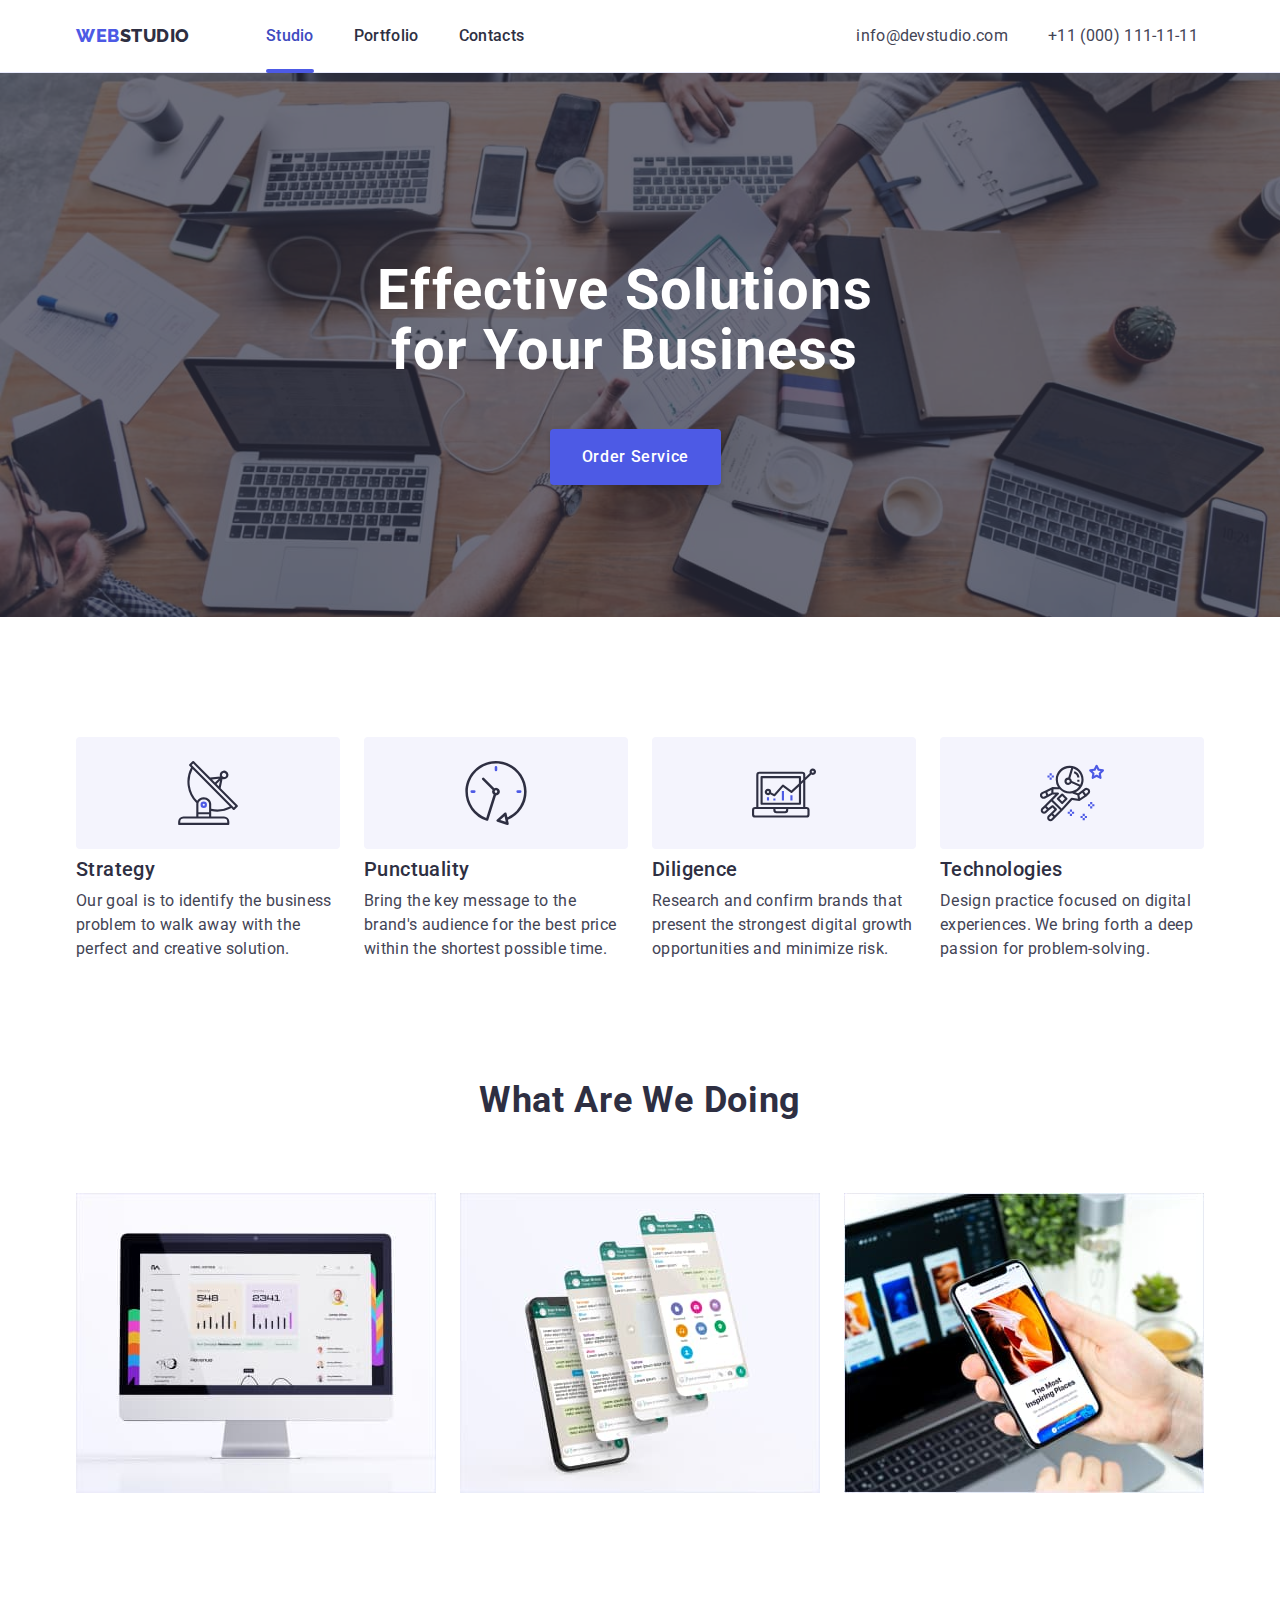
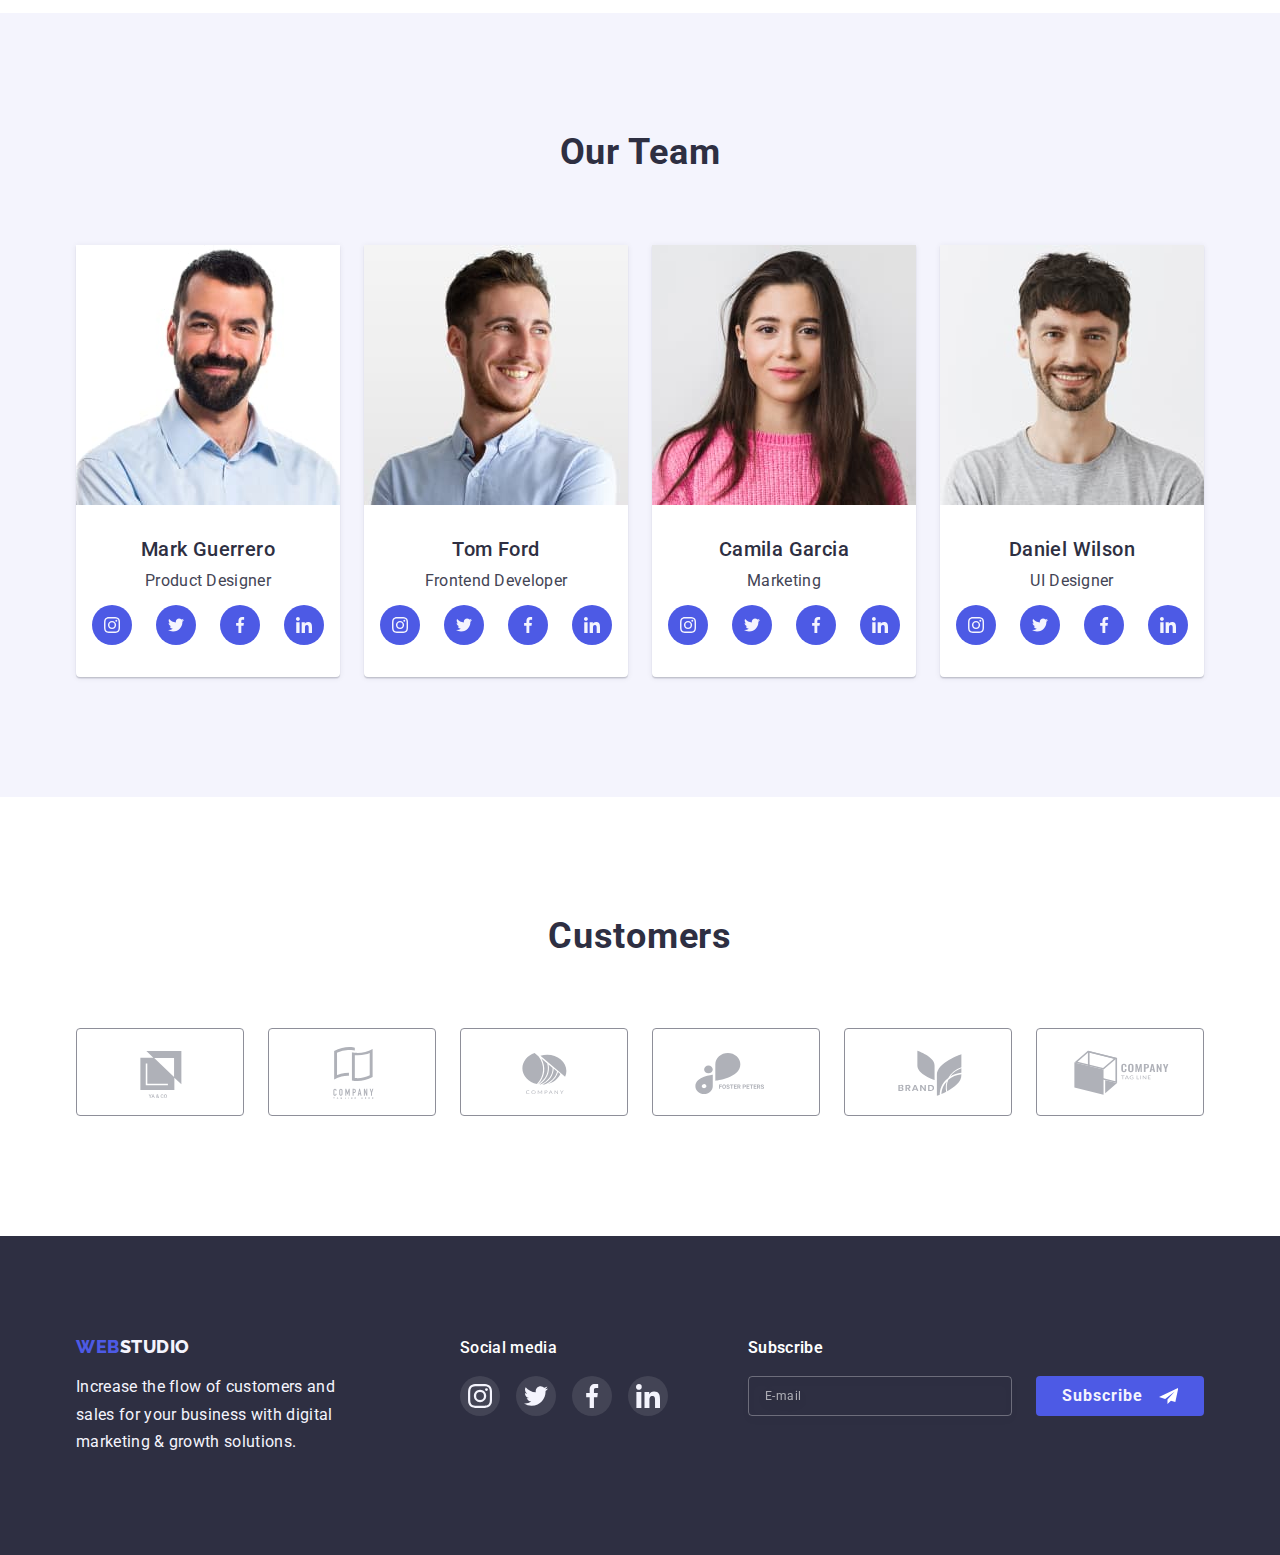
<file: index.html>
<!DOCTYPE html>
<html lang="en">
  <head>
    <link rel="preconnect" href="https://fonts.googleapis.com" />
    <link rel="preconnect" href="https://fonts.gstatic.com" crossorigin />
    <link
      rel="stylesheet"
      href="https://cdn.jsdelivr.net/npm/modern-normalize@1.1.0/modern-normalize.min.css"
    />
    <link
      href="https://fonts.googleapis.com/css2?family=Raleway:ital,wght@0,800;1,800&family=Roboto:ital,wght@0,400;0,500;0,700;0,900;1,400;1,500;1,700;1,900&display=swap"
      rel="stylesheet"
    />
    <link rel="stylesheet" href="./css/styles.css" />
    <meta charset="UTF-8" />
    <meta http-equiv="X-UA-Compatible" content="IE=edge" />
    <meta name="viewport" content="width=device-width, initial-scale=1.0" />
    <title>Web Studio</title>
  </head>

  <body>
    <!-- Шапка -->
    <header class="top">
      <div class="header-content container">
        <nav class="navigation">
          <a href="./index.html" class="link logo-web"
            >Web<span class="logo-studio">Studio</span></a
          >
          <ul class="list menu">
            <li class="menu-item">
              <a class="link link-nav current" href="./index.html">Studio</a>
            </li>
            <li class="menu-item">
              <a class="link link-nav" href="./portfolio.html">Portfolio</a>
            </li>
            <li class="menu-item">
              <a class="link link-nav" href="">Contacts</a>
            </li>
          </ul>
        </nav>
        <address class="address-list">
          <ul class="list adress-menu">
            <li class="adress-menu-item">
              <a class="link contacts" href="mailto:info@devstudio.com"
                >info@devstudio.com</a
              >
            </li>
            <li class="adress-menu-item">
              <a class="link contacts" href="tel:+110001111111"
                >+11 (000) 111-11-11</a
              >
            </li>
          </ul>
        </address>
      </div>
    </header>

    <!-- Головний контент -->
    <main>
      <!-- Button -->
      <section class="main-first-section">
        <div class="container first-section">
          <div class="main-h-position">
            <h1 class="main-headline">Effective Solutions for Your Business</h1>
          </div>
          <button type="button" class="btn" data-modal-open>
            Order Service
          </button>
        </div>
      </section>

      <!-- Переваги -->
      <section class="main-second-section">
        <div class="container">
          <h2 hidden class="visually-hidden">Content</h2>
          <ul class="list second-section-menu">
            <li class="second-section-item">
              <div class="second-pic-settings">
                <svg class="benefits-icons" width="64" height="64">
                  <use href="./images/icon.svg#icon-antenna"></use>
                </svg>
              </div>
              <h3 class="subtitles second-sublitles">Strategy</h3>
              <p class="description">
                Our goal is to identify the business problem to walk away with
                the perfect and creative solution.
              </p>
            </li>
            <li class="second-section-item">
              <div class="second-pic-settings">
                <svg class="benefits-icons" width="64" height="64">
                  <use href="./images/icon.svg#icon-clock"></use>
                </svg>
              </div>
              <h3 class="subtitles second-sublitles">Punctuality</h3>
              <p class="description">
                Bring the key message to the brand's audience for the best price
                within the shortest possible time.
              </p>
            </li>
            <li class="second-section-item">
              <div class="second-pic-settings">
                <svg class="benefits-icons" width="64" height="64">
                  <use href="./images/icon.svg#icon-diagram"></use>
                </svg>
              </div>
              <h3 class="subtitles second-sublitles">Diligence</h3>
              <p class="description">
                Research and confirm brands that present the strongest digital
                growth opportunities and minimize risk.
              </p>
            </li>
            <li class="second-section-item">
              <div class="second-pic-settings">
                <svg class="benefits-icons" width="64" height="64">
                  <use href="./images/icon.svg#icon-astronaut"></use>
                </svg>
              </div>
              <h3 class="subtitles second-sublitles">Technologies</h3>
              <p class="description">
                Design practice focused on digital experiences. We bring forth a
                deep passion for problem-solving.
              </p>
            </li>
          </ul>
        </div>
      </section>

      <!-- Вот ар ю дуін -->
      <section class="main-third-section">
        <div class="container">
          <h2 class="titles third-section-title">What are we doing</h2>
          <ul class="list third-section-menu">
            <li class="third-section-item">
              <img src="./images/img1.jpg" alt="computer" width="360" />
            </li>
            <li class="third-section-item">
              <img src="./images/img2.jpg" alt="phone" width="360" />
            </li>
            <li class="third-section-item">
              <img src="./images/img3.jpg" alt="devices" width="360" />
            </li>
          </ul>
        </div>
      </section>

      <!-- Команда -->
      <section class="main-fourth-section">
        <div class="container">
          <h2 class="titles forth-titles">Our Team</h2>
          <ul class="list forth-section-menu">
            <li class="card forth-section-item">
              <img src="./images/mark.jpg" alt="Product Designer" width="264" />
              <div class="forth-item-content">
                <h3 class="subtitles forth-subtitles">Mark Guerrero</h3>
                <p class="description forth-p">Product Designer</p>
                <ul class="list socials">
                  <li class="social-item">
                    <a
                      class="link social-link"
                      href=""
                      target="_blank"
                      rel="noopener noreferrer"
                      aria-label="Icons"
                    >
                      <svg class="social-icon" width="16" height="16">
                        <use href="./images/icon.svg#icon-instagram"></use>
                      </svg>
                    </a>
                  </li>
                  <li class="social-item">
                    <a
                      class="link social-link"
                      href=""
                      target="_blank"
                      rel="noopener noreferrer"
                      aria-label="Icons"
                    >
                      <svg class="social-icon" width="16" height="16">
                        <use href="./images/icon.svg#icon-twitter"></use>
                      </svg>
                    </a>
                  </li>
                  <li class="social-item">
                    <a
                      class="link social-link"
                      href=""
                      target="_blank"
                      rel="noopener noreferrer"
                      aria-label="Icons"
                    >
                      <svg class="social-icon" width="16" height="16">
                        <use href="./images/icon.svg#icon-facebook"></use>
                      </svg>
                    </a>
                  </li>
                  <li class="social-item">
                    <a
                      class="link social-link"
                      href=""
                      target="_blank"
                      rel="noopener noreferrer"
                      aria-label="Icons"
                    >
                      <svg class="social-icon" width="16" height="16">
                        <use href="./images/icon.svg#icon-linkedin"></use>
                      </svg>
                    </a>
                  </li>
                </ul>
              </div>
            </li>
            <li class="card forth-section-item">
              <img
                src="./images/tom.jpg"
                alt="Frontend Developer"
                width="264"
              />
              <div class="forth-item-content">
                <h3 class="subtitles forth-subtitles">Tom Ford</h3>
                <p class="description forth-p">Frontend Developer</p>
                <ul class="list socials">
                  <li class="social-item">
                    <a
                      class="link social-link"
                      href=""
                      target="_blank"
                      rel="noopener noreferrer"
                      aria-label="Icons"
                    >
                      <svg class="social-icon" width="16" height="16">
                        <use href="./images/icon.svg#icon-instagram"></use>
                      </svg>
                    </a>
                  </li>
                  <li class="social-item">
                    <a
                      class="link social-link"
                      href=""
                      target="_blank"
                      rel="noopener noreferrer"
                      aria-label="Icons"
                    >
                      <svg class="social-icon" width="16" height="16">
                        <use href="./images/icon.svg#icon-twitter"></use>
                      </svg>
                    </a>
                  </li>
                  <li class="social-item">
                    <a
                      class="link social-link"
                      href=""
                      target="_blank"
                      rel="noopener noreferrer"
                      aria-label="Icons"
                    >
                      <svg class="social-icon" width="16" height="16">
                        <use href="./images/icon.svg#icon-facebook"></use>
                      </svg>
                    </a>
                  </li>
                  <li class="social-item">
                    <a
                      class="link social-link"
                      href=""
                      target="_blank"
                      rel="noopener noreferrer"
                      aria-label="Icons"
                    >
                      <svg class="social-icon" width="16" height="16">
                        <use href="./images/icon.svg#icon-linkedin"></use>
                      </svg>
                    </a>
                  </li>
                </ul>
              </div>
            </li>
            <li class="card forth-section-item">
              <img
                src="./images/camila.jpg"
                alt="Marketing Manager"
                width="264"
              />
              <div class="forth-item-content">
                <h3 class="subtitles forth-subtitles">Camila Garcia</h3>
                <p class="description forth-p">Marketing</p>
                <ul class="list socials">
                  <li class="social-item">
                    <a
                      class="link social-link"
                      href=""
                      target="_blank"
                      rel="noopener noreferrer"
                      aria-label="Icons"
                    >
                      <svg class="social-icon" width="16" height="16">
                        <use href="./images/icon.svg#icon-instagram"></use>
                      </svg>
                    </a>
                  </li>
                  <li class="social-item">
                    <a
                      class="link social-link"
                      href=""
                      target="_blank"
                      rel="noopener noreferrer"
                      aria-label="Icons"
                    >
                      <svg class="social-icon" width="16" height="16">
                        <use href="./images/icon.svg#icon-twitter"></use>
                      </svg>
                    </a>
                  </li>
                  <li class="social-item">
                    <a
                      class="link social-link"
                      href=""
                      target="_blank"
                      rel="noopener noreferrer"
                      aria-label="Icons"
                    >
                      <svg class="social-icon" width="16" height="16">
                        <use href="./images/icon.svg#icon-facebook"></use>
                      </svg>
                    </a>
                  </li>
                  <li class="social-item">
                    <a
                      class="link social-link"
                      href=""
                      target="_blank"
                      rel="noopener noreferrer"
                      aria-label="Icons"
                    >
                      <svg class="social-icon" width="16" height="16">
                        <use href="./images/icon.svg#icon-linkedin"></use>
                      </svg>
                    </a>
                  </li>
                </ul>
              </div>
            </li>
            <li class="card forth-section-item">
              <img src="./images/daniel.jpg" alt="UI Designer" width="264" />
              <div class="forth-item-content">
                <h3 class="subtitles forth-subtitles">Daniel Wilson</h3>
                <p class="description forth-p">UI Designer</p>
                <ul class="list socials">
                  <li class="social-item">
                    <a
                      class="link social-link"
                      href=""
                      target="_blank"
                      rel="noopener noreferrer"
                      aria-label="Icons"
                    >
                      <svg class="social-icon" width="16" height="16">
                        <use href="./images/icon.svg#icon-instagram"></use>
                      </svg>
                    </a>
                  </li>
                  <li class="social-item">
                    <a
                      class="link social-link"
                      href=""
                      target="_blank"
                      rel="noopener noreferrer"
                      aria-label="Icons"
                    >
                      <svg class="social-icon" width="16" height="16">
                        <use href="./images/icon.svg#icon-twitter"></use>
                      </svg>
                    </a>
                  </li>
                  <li class="social-item">
                    <a
                      class="link social-link"
                      href=""
                      target="_blank"
                      rel="noopener noreferrer"
                      aria-label="Icons"
                    >
                      <svg class="social-icon" width="16" height="16">
                        <use href="./images/icon.svg#icon-facebook"></use>
                      </svg>
                    </a>
                  </li>
                  <li class="social-item">
                    <a
                      class="link social-link"
                      href=""
                      target="_blank"
                      rel="noopener noreferrer"
                      aria-label="Icons"
                    >
                      <svg class="social-icon" width="16" height="16">
                        <use href="./images/icon.svg#icon-linkedin"></use>
                      </svg>
                    </a>
                  </li>
                </ul>
              </div>
            </li>
          </ul>
        </div>
      </section>
      <section class="main-fifth-section">
        <div class="container">
          <h2 class="titles fifth-titles">Customers</h2>
          <ul class="list customers-list">
            <li class="customers-item">
              <a
                class="benefits-a"
                href=""
                target="_blank"
                rel="noopener noreferrer"
                aria-label="Icons"
              >
                <svg class="customers-icon" width="104" height="56">
                  <use href="./images/icon.svg#icon-company-1"></use>
                </svg>
              </a>
            </li>
            <li class="customers-item">
              <a
                class="benefits-a"
                href=""
                target="_blank"
                rel="noopener noreferrer"
                aria-label="Icons"
              >
                <svg class="customers-icon" width="104" height="56">
                  <use href="./images/icon.svg#icon-company-2"></use>
                </svg>
              </a>
            </li>
            <li class="customers-item">
              <a
                class="benefits-a"
                href=""
                target="_blank"
                rel="noopener noreferrer"
                aria-label="Icons"
              >
                <svg class="customers-icon" width="104" height="56">
                  <use href="./images/icon.svg#icon-company-3"></use>
                </svg>
              </a>
            </li>
            <li class="customers-item">
              <a
                class="benefits-a"
                href=""
                target="_blank"
                rel="noopener noreferrer"
                aria-label="Icons"
              >
                <svg class="customers-icon" width="104" height="56">
                  <use href="./images/icon.svg#icon-company-4"></use></svg
              ></a>
            </li>
            <li class="customers-item">
              <a
                class="benefits-a"
                href=""
                target="_blank"
                rel="noopener noreferrer"
                aria-label="Icons"
              >
                <svg class="customers-icon" width="104" height="56">
                  <use href="./images/icon.svg#icon-company-5"></use>
                </svg>
              </a>
            </li>
            <li class="customers-item">
              <a
                class="benefits-a"
                href=""
                target="_blank"
                rel="noopener noreferrer"
                aria-label="Icons"
              >
                <svg class="customers-icon" width="104" height="56">
                  <use href="./images/icon.svg#icon-company-6"></use></svg
              ></a>
            </li>
          </ul>
        </div>
      </section>
    </main>

    <!-- Підвал -->
    <footer class="footer bottom">
      <div class="container bottom-fl">
        <div class="bottom-fl-item">
          <a href="./index.html" class="link logo-web logo-footer"
            >Web<span class="logo-st-bottom">Studio</span></a
          >
          <p class="footer-description">
            Increase the flow of customers and sales for your business with
            digital marketing & growth solutions.
          </p>
        </div>
        <div class="foot-div-socials">
          <p class="footer-titles">Social media</p>
          <ul class="list socials footer-socials">
            <li class="social-item">
              <a
                class="link footer-social-link"
                href=""
                target="_blank"
                rel="noopener noreferrer"
                aria-label="Icons"
              >
                <svg class="social-icon" width="24" height="24">
                  <use href="./images/icon.svg#icon-instagram"></use>
                </svg>
              </a>
            </li>
            <li class="social-item">
              <a
                class="link footer-social-link"
                href=""
                target="_blank"
                rel="noopener noreferrer"
                aria-label="Icons"
              >
                <svg class="social-icon" width="24" height="24">
                  <use href="./images/icon.svg#icon-twitter"></use>
                </svg>
              </a>
            </li>
            <li class="social-item">
              <a
                class="link footer-social-link"
                href=""
                target="_blank"
                rel="noopener noreferrer"
                aria-label="Icons"
              >
                <svg class="social-icon" width="24" height="24">
                  <use href="./images/icon.svg#icon-facebook"></use>
                </svg>
              </a>
            </li>
            <li class="social-item">
              <a
                class="link footer-social-link"
                href=""
                target="_blank"
                rel="noopener noreferrer"
                aria-label="Icons"
              >
                <svg class="social-icon" width="24" height="24">
                  <use href="./images/icon.svg#icon-linkedin"></use>
                </svg>
              </a>
            </li>
          </ul>
        </div>
        <div class="foot-sub-div">
          <form
            class="foot-sub"
            name="signup_form"
            autocomplete="on"
            novalidate
          >
            <label class="foot-label-sub">
              Subscribe
              <input
                type="email"
                name="email"
                placeholder="E-mail"
                class="foot-sub-input"
              />
            </label>
            <button type="submit" class="sub-btn">
              Subscribe
              <svg class="drop-icon" width="24" height="24">
                <use href="./images/icon.svg#icon-subscribe"></use>
              </svg>
            </button>
          </form>
        </div>
      </div>
    </footer>
    <!-- Modal window -->
    <div class="backdrop is-hidden" data-modal>
      <div class="modal">
        <button type="button" class="modal-close-btn" data-modal-close>
          <svg class="drop-icon" width="8" height="8">
            <use href="./images/icon.svg#icon-close-btn"></use>
          </svg>
        </button>
        <fieldset class="modal-fieldset">
          <legend class="modal-legend">
            Leave your contacts and we will call you back
          </legend>
          <label class="modal-label">
            Name
            <input type="text" name="username" class="modal-input" />
            <svg class="modal-icon" width="18" height="24">
              <use href="./images/icon.svg#icon-person"></use>
            </svg>
          </label>
          <label class="modal-label">
            Phone
            <input type="tel" name="phone_number" class="modal-input" />
            <svg class="modal-icon" width="18" height="24">
              <use href="./images/icon.svg#icon-phone"></use>
            </svg>
          </label>
          <label class="modal-label">
            Email
            <input type="email" name="email" class="modal-input" />
            <svg class="modal-icon" width="18" height="24">
              <use href="./images/icon.svg#icon-email"></use>
            </svg>
          </label>
          <label class="modal-label">
            Comment
            <textarea
              name="feedback"
              rows="7"
              placeholder="Text input"
              class="input-comment"
            ></textarea>
          </label>
          <div class="modal-policy">
            <label class="modal-checkbox-label">
              <input
                class="checkbox-item"
                type="checkbox"
                name="privacy-policy"
                value="privacy-policy"
              />
              <span class="modal-check-box"
                ><svg width="16" height="16">
                  <use href="./images/icon.svg#icon-checkpoint"></use></svg
              ></span>
              <span class="modal-check-box-txt"
                >I accept the terms and conditions of the
                <a class="link policy-link" href="">Privacy Policy</a></span
              >
            </label>
          </div>
          <button type="submit" class="modal-send-btn">Send</button>
        </fieldset>
      </div>
    </div>
    <script src="./js/modal.js"></script>
  </body>
</html>
</file>
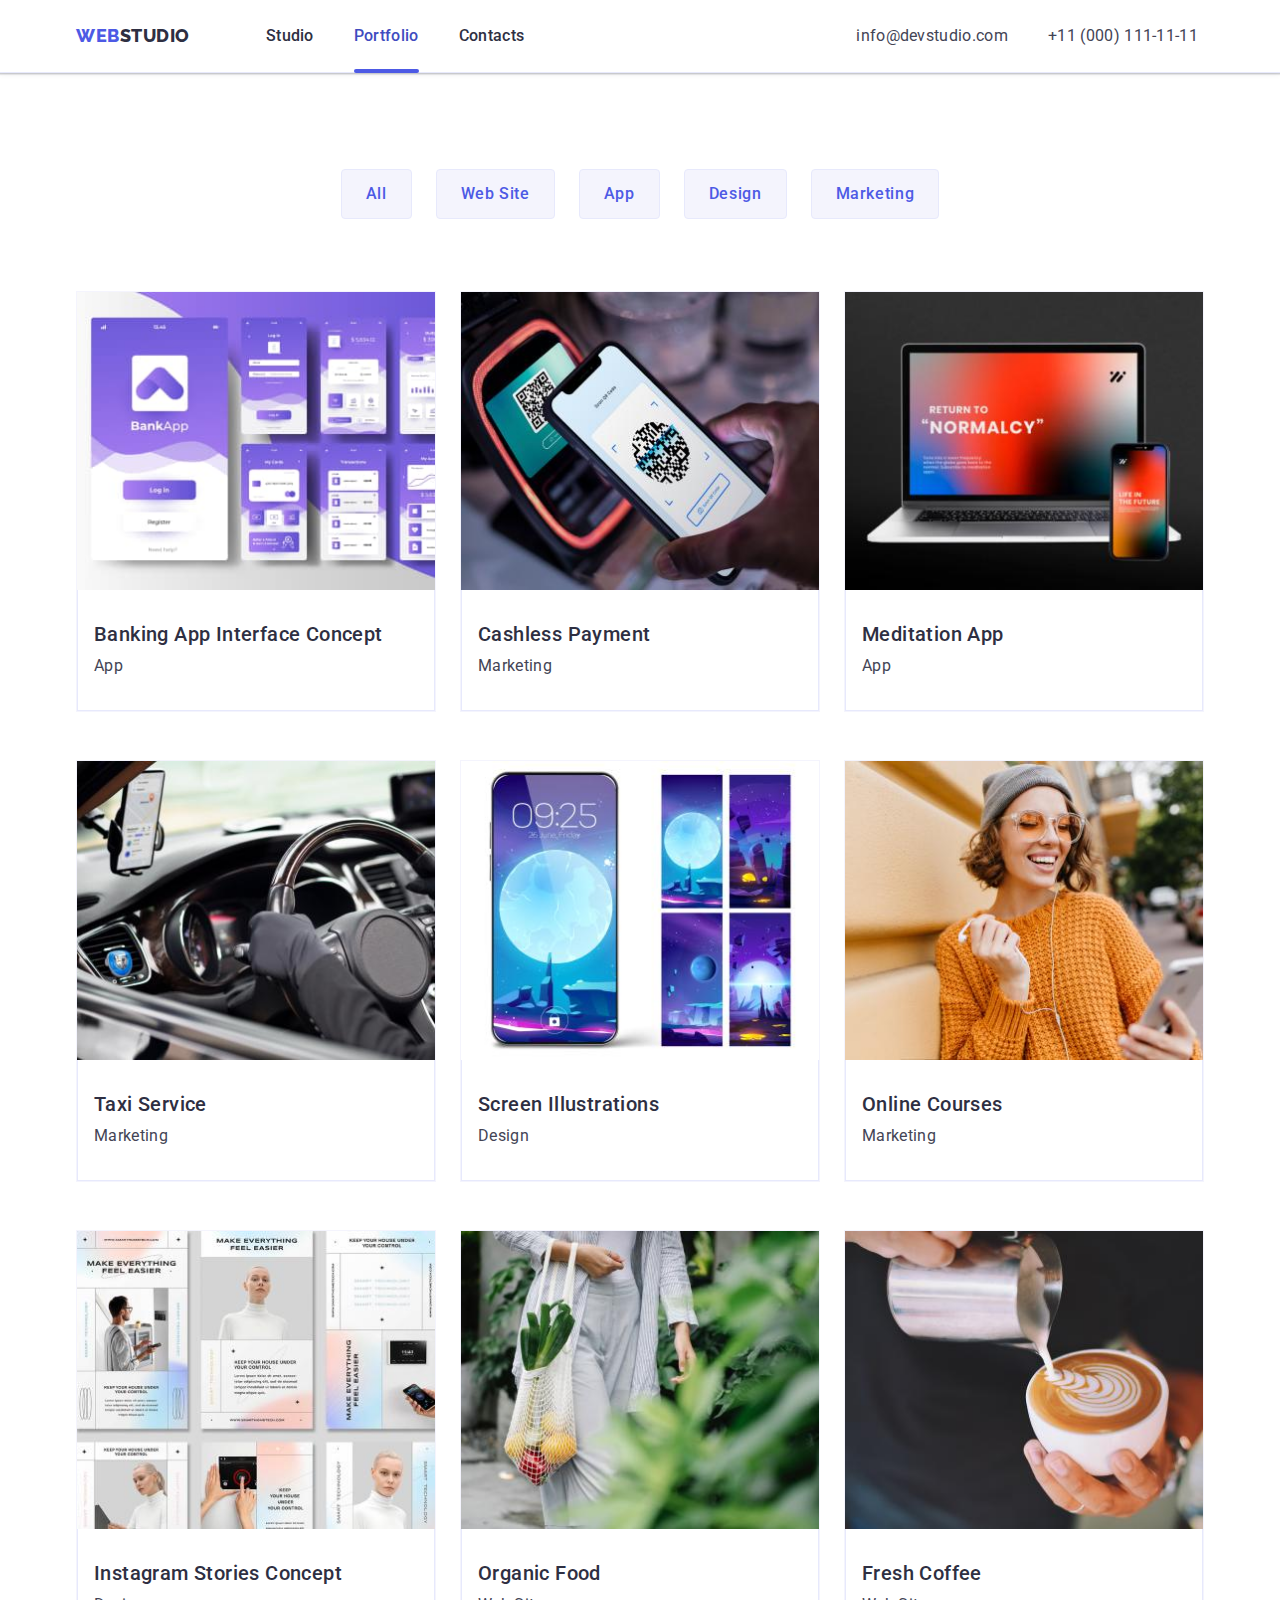
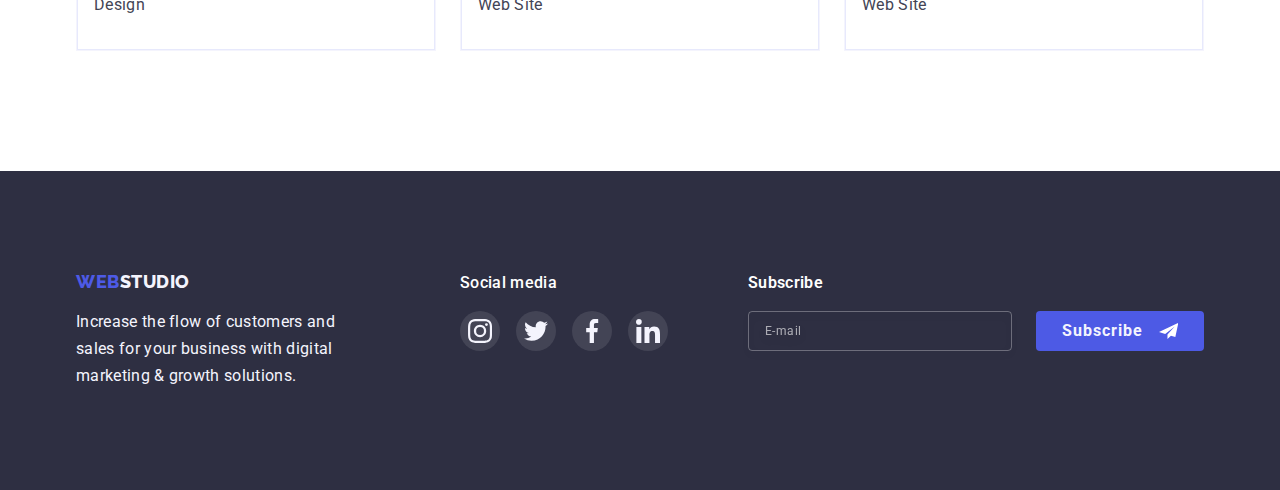
<file: portfolio.html>
<!DOCTYPE html>
<html lang="en">
  <head>
    <link rel="preconnect" href="https://fonts.googleapis.com" />
    <link rel="preconnect" href="https://fonts.gstatic.com" crossorigin />
    <link
      rel="stylesheet"
      href="https://cdn.jsdelivr.net/npm/modern-normalize@1.1.0/modern-normalize.min.css"
    />
    <link
      href="https://fonts.googleapis.com/css2?family=Raleway:ital,wght@0,800;1,800&family=Roboto:ital,wght@0,400;0,500;0,700;0,900;1,400;1,500;1,700;1,900&display=swap"
      rel="stylesheet"
    />
    <link rel="stylesheet" href="./css/styles.css" />
    <meta charset="UTF-8" />
    <meta http-equiv="X-UA-Compatible" content="IE=edge" />
    <meta name="viewport" content="width=device-width, initial-scale=1.0" />
    <title>Web Studio</title>
  </head>

  <body>
    <!-- Шапка -->
    <header class="top">
      <div class="header-content container">
        <nav class="navigation">
          <a href="./index.html" class="link logo-web"
            >Web<span class="logo-studio">Studio</span></a
          >
          <ul class="list menu">
            <li class="menu-item">
              <a class="link link-nav" href="./index.html">Studio</a>
            </li>
            <li class="menu-item">
              <a class="link link-nav current" href="./portfolio.html"
                >Portfolio</a
              >
            </li>
            <li class="menu-item">
              <a class="link link-nav" href="">Contacts</a>
            </li>
          </ul>
        </nav>
        <address class="address-list">
          <ul class="list adress-menu">
            <li class="adress-menu-item">
              <a class="link contacts" href="mailto:info@devstudio.com"
                >info@devstudio.com</a
              >
            </li>
            <li class="adress-menu-item">
              <a class="link contacts" href="tel:+110001111111"
                >+11 (000) 111-11-11</a
              >
            </li>
          </ul>
        </address>
      </div>
    </header>

    <main>
      <!-- Buttons -->
      <section class="portf-main-section">
        <div class="container">
          <h1 class="visually-hidden">First hidden headline</h1>
          <ul class="list portf-nav">
            <li><button type="button" class="filter-buttons">All</button></li>
            <li>
              <button type="button" class="filter-buttons">Web Site</button>
            </li>
            <li><button type="button" class="filter-buttons">App</button></li>
            <li>
              <button type="button" class="filter-buttons">Design</button>
            </li>
            <li>
              <button type="button" class="filter-buttons">Marketing</button>
            </li>
          </ul>
          <ul class="list portf-menu">
            <li class="card portf-item">
              <a href="" class="link portf-a">
                <div class="overlay">
                  <img
                    src="./images/bankapp.jpg"
                    alt="Banking App Interface Concept"
                    width="360"
                    height="300"
                  />
                  <div class="product-card">
                    <p>
                      14 Stylish and User-Friendly App Design Concepts · Task
                      Manager App · Calorie Tracker App · Exotic Fruit Ecommerce
                      App · Cloud Storage App
                    </p>
                  </div>
                </div>
                <div class="portf-item-content">
                  <h2 class="portf-titles">Banking App Interface Concept</h2>
                  <p class="description">App</p>
                </div></a
              >
            </li>
            <li class="card portf-item">
              <a href="" class="link portf-a">
                <div class="overlay">
                  <img
                    src="./images/qr-code.jpg"
                    alt="Cashless Payment"
                    width="360"
                    height="300"
                  />
                  <div class="product-card">
                    <p>
                      14 Stylish and User-Friendly App Design Concepts · Task
                      Manager App · Calorie Tracker App · Exotic Fruit Ecommerce
                      App · Cloud Storage App
                    </p>
                  </div>
                </div>

                <div class="portf-item-content">
                  <h2 class="portf-titles">Cashless Payment</h2>
                  <p class="description">Marketing</p>
                </div></a
              >
            </li>
            <li class="card portf-item">
              <a href="" class="link portf-a">
                <div class="overlay">
                  <img
                    src="./images/normalcy.jpg"
                    alt="Meditation App"
                    width="360"
                  />
                  <div class="product-card">
                    <p>
                      14 Stylish and User-Friendly App Design Concepts · Task
                      Manager App · Calorie Tracker App · Exotic Fruit Ecommerce
                      App · Cloud Storage App
                    </p>
                  </div>
                </div>

                <div class="portf-item-content">
                  <h2 class="portf-titles">Meditation App</h2>
                  <p class="description">App</p>
                </div></a
              >
            </li>
            <li class="card portf-item">
              <a href="" class="link portf-a">
                <div class="overlay">
                  <img
                    src="./images/navigator.jpg"
                    alt="Taxi Service"
                    width="360"
                  />
                  <div class="product-card">
                    <p>
                      14 Stylish and User-Friendly App Design Concepts · Task
                      Manager App · Calorie Tracker App · Exotic Fruit Ecommerce
                      App · Cloud Storage App
                    </p>
                  </div>
                </div>

                <div class="portf-item-content">
                  <h2 class="portf-titles">Taxi Service</h2>
                  <p class="description">Marketing</p>
                </div></a
              >
            </li>
            <li class="card portf-item">
              <a href="" class="link portf-a">
                <div class="overlay">
                  <img
                    src="./images/phone.jpg"
                    alt="Screen Illustrations"
                    width="360"
                  />
                  <div class="product-card">
                    <p>
                      14 Stylish and User-Friendly App Design Concepts · Task
                      Manager App · Calorie Tracker App · Exotic Fruit Ecommerce
                      App · Cloud Storage App
                    </p>
                  </div>
                </div>

                <div class="portf-item-content">
                  <h2 class="portf-titles">Screen Illustrations</h2>
                  <p class="description">Design</p>
                </div></a
              >
            </li>
            <li class="card portf-item">
              <a href="" class="link portf-a">
                <div class="overlay">
                  <img
                    src="./images/girl.jpg"
                    alt="Online Courses"
                    width="360"
                  />
                  <div class="product-card">
                    <p>
                      14 Stylish and User-Friendly App Design Concepts · Task
                      Manager App · Calorie Tracker App · Exotic Fruit Ecommerce
                      App · Cloud Storage App
                    </p>
                  </div>
                </div>

                <div class="portf-item-content">
                  <h2 class="portf-titles">Online Courses</h2>
                  <p class="description">Marketing</p>
                </div></a
              >
            </li>
            <li class="card portf-item">
              <a href="" class="link portf-a">
                <div class="overlay">
                  <img
                    src="./images/make-everything.jpg"
                    alt="Instagram Stories Concept"
                    width="360"
                  />
                  <div class="product-card">
                    <p>
                      14 Stylish and User-Friendly App Design Concepts · Task
                      Manager App · Calorie Tracker App · Exotic Fruit Ecommerce
                      App · Cloud Storage App
                    </p>
                  </div>
                </div>

                <div class="portf-item-content">
                  <h2 class="portf-titles">Instagram Stories Concept</h2>
                  <p class="description">Design</p>
                </div></a
              >
            </li>
            <li class="card portf-item">
              <a href="" class="link portf-a">
                <div class="overlay">
                  <img
                    src="./images/shopping.jpg"
                    alt="Organic Food"
                    width="360"
                  />
                  <div class="product-card">
                    <p>
                      14 Stylish and User-Friendly App Design Concepts · Task
                      Manager App · Calorie Tracker App · Exotic Fruit Ecommerce
                      App · Cloud Storage App
                    </p>
                  </div>
                </div>

                <div class="portf-item-content">
                  <h2 class="portf-titles">Organic Food</h2>
                  <p class="description">Web Site</p>
                </div></a
              >
            </li>
            <li class="card portf-item">
              <a href="" class="link portf-a">
                <div class="overlay">
                  <img
                    src="./images/coffee.jpg"
                    alt="Fresh Coffee"
                    width="360"
                  />
                  <div class="product-card">
                    <p>
                      14 Stylish and User-Friendly App Design Concepts · Task
                      Manager App · Calorie Tracker App · Exotic Fruit Ecommerce
                      App · Cloud Storage App
                    </p>
                  </div>
                </div>

                <div class="portf-item-content">
                  <h2 class="portf-titles">Fresh Coffee</h2>
                  <p class="description">Web Site</p>
                </div></a
              >
            </li>
          </ul>
        </div>
      </section>
    </main>

    <!-- Підвал -->
    <footer class="footer bottom">
      <div class="container bottom-fl">
        <div class="bottom-fl-item">
          <a href="./index.html" class="link logo-web logo-footer"
            >Web<span class="logo-st-bottom">Studio</span></a
          >
          <p class="footer-description">
            Increase the flow of customers and sales for your business with
            digital marketing & growth solutions.
          </p>
        </div>
        <div class="foot-div-socials">
          <p class="footer-titles">Social media</p>
          <ul class="list socials footer-socials">
            <li class="social-item">
              <a
                class="link footer-social-link"
                href=""
                target="_blank"
                rel="noopener noreferrer"
                aria-label="Icons"
              >
                <svg class="social-icon" width="24" height="24">
                  <use href="./images/icon.svg#icon-instagram"></use>
                </svg>
              </a>
            </li>
            <li class="social-item">
              <a
                class="link footer-social-link"
                href=""
                target="_blank"
                rel="noopener noreferrer"
                aria-label="Icons"
              >
                <svg class="social-icon" width="24" height="24">
                  <use href="./images/icon.svg#icon-twitter"></use>
                </svg>
              </a>
            </li>
            <li class="social-item">
              <a
                class="link footer-social-link"
                href=""
                target="_blank"
                rel="noopener noreferrer"
                aria-label="Icons"
              >
                <svg class="social-icon" width="24" height="24">
                  <use href="./images/icon.svg#icon-facebook"></use>
                </svg>
              </a>
            </li>
            <li class="social-item">
              <a
                class="link footer-social-link"
                href=""
                target="_blank"
                rel="noopener noreferrer"
                aria-label="Icons"
              >
                <svg class="social-icon" width="24" height="24">
                  <use href="./images/icon.svg#icon-linkedin"></use>
                </svg>
              </a>
            </li>
          </ul>
        </div>
        <div class="foot-sub-div">
          <form
            class="foot-sub"
            name="signup_form"
            autocomplete="on"
            novalidate
          >
            <label class="foot-label-sub">
              Subscribe
              <input
                type="email"
                name="email"
                placeholder="E-mail"
                class="foot-sub-input"
              />
            </label>
            <button type="submit" class="sub-btn">
              Subscribe
              <svg class="drop-icon" width="24" height="24">
                <use href="./images/icon.svg#icon-subscribe"></use>
              </svg>
            </button>
          </form>
        </div>
      </div>
    </footer>
  </body>
</html>
</file>
<file: css/styles.css>
:root {
  --no-color: transparent;
  --back-color: #ffffff;
  --black: #000000;
  --modal-back-color: #fcfcfc;
  --cornflower: #e7e9fc;
  --navy-blue: #2e2f42;
  --cloud: #f4f4fd;
  --iris: #4d5ae5;
  --ocean: #404bbf;
  --slate: #434455;
  --back-pic: rgba(46, 47, 66, 0.7);
  --back-foot-soc: rgba(255, 255, 255, 0.1);
  --green: #31d0aa;
  --light-slate: #8e8f99;
  --gray: #afb1b8;
  --light-gray: #757575;
  --input-border-color: rgba(255, 255, 255, 0.3);
  --foot-placeholder-color: rgba(255, 255, 255, 0.6);
  --comment-color: rgba(117, 117, 117, 0.5);
  --modal-input-border: rgba(33, 33, 33, 0.2);
  --timing-function: cubic-bezier(0.4, 0, 0.2, 1);
  --timing-duration: 250ms;
}

/* backgrounds & tags */

ul {
  padding-left: 0;
  margin-top: 0;
  margin-bottom: 0;
}

.card {
  background: var(--back-color);
}

img {
  display: block;
  max-width: 100%;
  height: auto;
}

body {
  background-color: var(--back-color);
  font-family: "Roboto", sans-serif;
  color: var(--slate);
}

.main-fourth-section {
  background-color: var(--cloud);
}
.footer {
  background-color: var(--navy-blue);
}

/* Header */

.top {
  border-bottom: 1px solid var(--cornflower);
  box-shadow: 0px 2px 1px rgba(46, 47, 66, 0.08),
    0px 1px 1px rgba(46, 47, 66, 0.16), 0px 1px 6px rgba(46, 47, 66, 0.08);
}

.header-content {
  display: flex;
  align-items: center;
}

.container {
  width: 1158px;
  padding: 0 15px 0 15px;
  margin: 0 auto;
}

.navigation {
  display: flex;
  align-items: center;
}

.menu {
  gap: 40px;
  display: flex;
}

.adress-menu {
  padding-left: 0;
  gap: 40px;
  display: flex;
}

/* logo */

.link {
  text-decoration: none;
}

.logo-web {
  margin-right: 76px;
  font-family: "Raleway", sans-serif;
  font-weight: 800;
  font-size: 18px;
  line-height: 1.17;
  letter-spacing: 0.03em;
  text-transform: uppercase;
  color: var(--iris);
}

.logo-studio {
  font-family: "Raleway", sans-serif;
  font-weight: 800;
  font-size: 18px;
  line-height: 1.17;
  letter-spacing: 0.03em;
  text-transform: uppercase;
  color: var(--navy-blue);
}

.logo-st-bottom {
  font-family: "Raleway", sans-serif;
  font-weight: 800;
  font-size: 18px;
  line-height: 1.17;
  letter-spacing: 0.03em;
  text-transform: uppercase;
  color: var(--cloud);
}

/* links */
.contacts {
  text-decoration: none;
  font-size: 16px;
  line-height: 1.5;
  letter-spacing: 0.02em;
  color: var(--slate);
  transition-property: color;
  transition-duration: var(--timing-duration);
  transition-timing-function: var(--timing-function);
}

.contacts:hover,
.contacts:focus {
  color: var(--ocean);
}

/* navigation */

.list {
  list-style: none;
}

.link-nav {
  position: relative;
  display: block;
  padding: 24px 0 24px 0;
  font-weight: 500;
  font-size: 16px;
  line-height: 1.5;
  letter-spacing: 0.02em;
  color: var(--navy-blue);
  transition-property: color;
  transition-duration: var(--timing-duration);
  transition-timing-function: var(--timing-function);
}

.link-nav::after {
  display: block;
  position: absolute;
  content: "";
  bottom: -1px;
  left: 0;
  width: 100%;
  height: 4px;
  border-radius: 2px;
  transition: opacity var(--timing-duration) var(--timing-function);
}

.menu-item .link-nav.current {
  color: var(--ocean);
}

.link-nav.current::after {
  background-color: var(--iris);
}

.link-nav:hover,
.link-nav:focus {
  color: var(--ocean);
}

/* adress */
.address-list {
  display: flex;
  font-style: normal;
  margin-left: 332px;
}

/* Paragraphs */

.description {
  margin-top: 0;
  margin-bottom: 0;
  font-size: 16px;
  line-height: 1.5;
  letter-spacing: 0.02em;
  color: var(--slate);
}

/* Headlines */

.titles {
  font-weight: 700;
  font-size: 36px;
  line-height: 1.11;
  text-align: center;
  letter-spacing: 0.02em;
  text-transform: capitalize;
  color: var(--navy-blue);
}

.subtitles {
  font-weight: 500;
  font-size: 20px;
  line-height: 1.2;
  letter-spacing: 0.02em;
  color: var(--navy-blue);
}

.portf-titles {
  margin-top: 0;
  margin-bottom: 8px;
  font-weight: 500;
  font-size: 20px;
  line-height: 1.2;
  letter-spacing: 0.02em;
  color: var(--navy-blue);
}

/* First section */

/* .main-first-section {
  padding: 188px 0;
  background-color: var(--navy-blue);
  background-image: linear-gradient(
      rgba(46, 47, 66, 0.7),
      rgba(46, 47, 66, 0.7)
    ),
    url(../images/main-back-image.jpg);
  background-repeat: no-repeat;
  max-width: 1440px;
  background-attachment: scroll;
  background-position: center;
  background-size: cover;
} */

.main-first-section {
  padding: 188px 0;
  position: relative;
  z-index: 1;
  height: 100%;
  width: 100%;
  background-color: var(--navy-blue);
  background: url(../images/main-back-image.jpg) 0px 0px no-repeat;
  background-size: cover;
}

.main-first-section::before {
  position: absolute;
  z-index: 2;
  content: "";
  display: block;
  width: 100%;
  height: 100%;
  top: 0;
  left: 0;
  right: 0;
  bottom: 0;
  background-color: var(--back-pic);
}

.first-section {
  padding-left: 316px;
  padding-right: 316px;
  position: relative;
}

.main-h-position {
  position: relative;
  z-index: 2;
}
.main-headline {
  margin-top: 0;
  margin-right: 0;
  margin-bottom: 48px;
  max-width: 496px;
  font-weight: 700;
  font-size: 56px;
  line-height: 1.07;
  text-align: center;
  letter-spacing: 0.02em;
  color: var(--back-color);
}

.btn {
  position: absolute;
  z-index: 3;
  right: 43%;
  margin: 0 auto;
  padding: 16px 32px;
  display: block;
  min-width: 169px;
  height: 56px;
  border: none;
  border-radius: 4px;
  cursor: pointer;
  background: var(--iris);
  box-shadow: 0px 4px 4px rgba(0, 0, 0, 0.15);
  font-family: inherit;
  font-weight: 500;
  font-size: 16px;
  line-height: 1.5;
  align-items: center;
  letter-spacing: 0.04em;
  color: var(--back-color);

  transition-property: background-color;
  transition-duration: var(--timing-duration);
  transition-timing-function: var(--timing-function);
}

.btn:hover {
  background-color: var(--ocean);
}
.btn:focus {
  background-color: var(--ocean);
}

/* Second section */

.main-second-section {
  padding: 120px 0;
}

.visually-hidden {
  position: absolute;
  width: 1px;
  height: 1px;
  margin: -1px;
  border: 0;
  padding: 0;
  white-space: nowrap;
  clip-path: inset(100%);
  clip: rect(0 0 0 0);
  overflow: hidden;
}
.second-pic-settings {
  display: flex;
  justify-content: center;
  align-items: center;
  height: 112px;
  background-color: var(--cloud);
  border-radius: 4px;
  margin-bottom: 8px;
}

.benefits-icons {
  display: flex;
  justify-content: center;
  align-items: center;
}

.second-section-menu {
  display: flex;
  flex-wrap: wrap;
  gap: 24px;
  padding-left: 0;
}

.second-section-item {
  width: calc((100% - 72px) / 4);
}

.second-sublitles {
  margin-top: 0;
  margin-bottom: 8px;
}

/* Third section */
.main-third-section {
  padding-bottom: 120px;
}

.third-section-title {
  margin-bottom: 72px;
  margin-top: 0;
}

.third-section-menu {
  display: flex;
  flex-wrap: wrap;
  gap: 24px;
  margin-top: 0;
  margin-bottom: 0;
  padding-left: 0;
}

.third-section-item {
  flex-basis: calc((100% - 2 * 24px) / 3);
}

/* Forth Section */

.main-fourth-section {
  padding: 120px 0;
}

.forth-titles {
  margin-top: 0;
  margin-bottom: 72px;
}

.forth-section-menu {
  display: flex;
  flex-wrap: wrap;
  gap: 24px;
}

.forth-section-item {
  flex-basis: calc((100% - 3 * 24px) / 4);
}

.forth-item-content {
  padding: 32px 0px;
}

.forth-section-item {
  border-radius: 0px 0px 4px 4px;
  box-shadow: 0px 1px 6px rgba(46, 47, 66, 0.08),
    0px 1px 1px rgba(46, 47, 66, 0.16), 0px 2px 1px rgba(46, 47, 66, 0.08);
}

.forth-subtitles {
  text-align: center;
  margin-bottom: 8px;
  margin-top: 0;
}

.forth-p {
  text-align: center;
  margin-bottom: 12px;
}

.socials {
  display: flex;
  justify-content: center;
  gap: 24px;
}

.social-link {
  display: flex;
  justify-content: center;
  align-items: center;
  width: 40px;
  height: 40px;
  border-radius: 50%;
  background-color: var(--iris);

  transition-property: background-color;
  transition-duration: var(--timing-duration);
  transition-timing-function: var(--timing-function);
}

.social-link:hover,
.social-link:focus {
  background-color: var(--ocean);
}

.social-icon {
  fill: var(--cloud);
}

/* Fifth section */
.fifth-titles {
  display: block;
  text-align: center;
  margin-bottom: 72px;
  margin-top: 0;
  line-height: 1.1;
}

.main-fifth-section {
  padding-top: 120px;
  padding-bottom: 120px;
}

.benefits-a {
  width: 100%;
  height: 100%;
  border: 1px solid var(--light-slate);
  border-radius: 4px;
  display: flex;
  align-items: center;
  justify-content: center;
  color: var(--gray);

  transition: border-color var(--timing-duration) var(--timing-function),
    color var(--timing-duration) var(--timing-function);
}

.customers-icon {
  fill: currentColor;
}

.benefits-a:hover,
.benefits-a:focus {
  border-color: var(--ocean);
  color: var(--ocean);
}

.customers-list {
  display: flex;
  gap: 24px;
}

.customers-item {
  width: calc((100% - 120px) / 6);
  height: 88px;
}

/* Footer */

.bottom {
  padding: 100px 0;
}

.bottom-fl {
  display: flex;
  align-items: baseline;
}

.bottom-fl-item {
  margin-right: 120px;
}

.logo-footer {
  margin-right: 0;
  display: inline-block;
  margin-bottom: 16px;
}

.footer-description {
  max-width: 264px;
  margin-top: 0;
  margin-bottom: 0;
  font-size: 16px;
  line-height: 1.7;
  letter-spacing: 0.02em;
  color: var(--cloud);
}

.footer-titles {
  display: flex;
  font-weight: 500;
  font-size: 16px;
  line-height: 1.5;
  letter-spacing: 0.02em;
  color: var(--back-color);
  margin-top: 0;
  margin-bottom: 16px;
}

.footer-socials {
  gap: 16px;
}

.footer-social-link {
  display: flex;
  justify-content: center;
  align-items: center;
  width: 40px;
  height: 40px;
  border-radius: 50%;
  background-color: var(--back-foot-soc);

  transition-property: background-color;
  transition-duration: var(--timing-duration);
  transition-timing-function: var(--timing-function);
}

.footer-social-link:hover,
.footer-social-link:focus {
  background-color: var(--green);
}

.foot-sub-div {
  display: flex;
  justify-content: space-between;
  align-items: flex-end;
  gap: 24px;
}

.foot-sub {
  display: flex;
  justify-content: space-between;
  align-items: flex-end;
}

.foot-label-sub {
  display: flex;
  flex-direction: column;
  gap: 16px;
  font-weight: 600;
  font-size: 16px;
  line-height: 1.5;
  letter-spacing: 0.02em;
  color: var(--back-color);
}

.foot-div-socials {
  margin-right: 80px;
}

.foot-sub-input {
  height: 40px;
  width: 264px;
  padding: 8px 16px;
  margin-right: 24px;
  font-weight: 400;
  font-size: 12px;
  line-height: 2;
  border: 1px solid var(--input-border-color);
  filter: drop-shadow(0px 4px 4px rgba(0, 0, 0, 0.15));
  border-radius: 4px;
  background-color: var(--no-color);
  color: var(--modal-back-color);
  outline: none;
}

.foot-sub-input::placeholder {
  font-weight: 400;
  font-size: 12px;
  line-height: 2;
  display: flex;
  align-items: center;
  letter-spacing: 0.04em;
  color: var(--foot-placeholder-color);
  background-color: var(--no-color);
}

.sub-btn {
  display: flex;
  justify-content: center;
  align-items: center;
  padding: 8px 24px;
  gap: 16px;
  max-width: 168px;
  max-height: 40px;
  background: var(--iris);
  color: var(--cloud);
  border-color: var(--no-color);
  border-radius: 4px;
  font-weight: 700;
  font-size: 16px;
  line-height: 1.5;
  letter-spacing: 0.06em;
  margin-bottom: 0;
  cursor: pointer;
  transition: background-color var(--timing-duration) var(--timing-function);
}

.sub-btn:hover,
.sub-btn:focus {
  background-color: var(--ocean);
}

/* Portfolio page */

.portf-main-section {
  padding-top: 96px;
  padding-bottom: 120px;
}

.portf-nav {
  display: flex;
  justify-content: center;
  gap: 24px;
  margin-bottom: 72px;
  padding-left: 0;
}

.filter-buttons {
  border-radius: 4px;
  text-decoration: none;
  border: 1px solid var(--cornflower);
  padding: 12px 24px;
  cursor: pointer;
  background: var(--cloud);
  font-family: inherit;
  font-weight: 500;
  font-size: 16px;
  line-height: 1.5;
  display: flex;
  align-items: center;
  text-align: center;
  letter-spacing: 0.04em;
  color: var(--iris);

  transition: background-color var(--timing-duration) var(--timing-function),
    border var(--timing-duration) var(--timing-function),
    color var(--timing-duration) var(--timing-function),
    box-shadow var(--timing-duration) var(--timing-function);
}

.filter-buttons:hover,
.filter-buttons:focus {
  border: 1px solid transparent;
  background-color: var(--ocean);
  color: var(--back-color);
  box-shadow: 0px 3px 1px rgba(0, 0, 0, 0.1), 0px 2px 1px rgba(0, 0, 0, 0.08),
    0px 2px 2px rgba(0, 0, 0, 0.12);
}

.portf-menu {
  padding: 0;
  display: flex;
  flex-wrap: wrap;
  column-gap: 24px;
  row-gap: 48px;
}

.portf-item {
  width: calc((100% - 48px) / 3);
}

.portf-item-content {
  padding: 32px 16px;
  border: 1px solid var(--cornflower);
  border-top: none;
}

.portf-a {
  display: block;
  border: 0.5px solid var(--cloud);

  transition: border var(--timing-duration) var(--timing-function),
    box-shadow var(--timing-duration) var(--timing-function);
}

.portf-a:hover,
.portf-a:focus {
  border: 1px solid transparent;
  box-shadow: 0px 1px 6px rgba(46, 47, 66, 0.08),
    0px 1px 1px rgba(46, 47, 66, 0.16), 0px 2px 1px rgba(46, 47, 66, 0.08);
}

/* Product card in portfolio */
.product-card {
  position: absolute;
  width: 100%;
  height: 100%;
  left: 0px;
  top: 0px;
  background-color: var(--iris);
  transform: translateY(100%);
  opacity: 0;
  transition: opacity var(--timing-duration) var(--timing-function),
    transform var(--timing-duration) var(--timing-function);
}

.product-card p {
  display: block;
  padding-left: 32px;
  padding-right: 32px;
  padding-top: 40px;
  font-size: 16px;
  line-height: 1.5;
  letter-spacing: 0.02em;
  color: var(--cloud);
}

.portf-a:hover .product-card {
  transform: translateY(0);
  opacity: 1;
}

.overlay {
  position: relative;
  overflow: hidden;
}

/* Modal window */

.backdrop {
  position: fixed;
  opacity: 1;
  z-index: 4;
  top: 0;
  left: 0;
  width: 100%;
  height: 100%;
  background-image: linear-gradient(
    rgba(46, 47, 66, 0.7),
    rgba(46, 47, 66, 0.7)
  );
  transition: opacity var(--timing-duration) var(--timing-function),
    visibility var(--timing-duration) var(--timing-function);
}

.backdrop.is-hidden {
  opacity: 0;
  pointer-events: none;
  visibility: hidden;
}

.backdrop.is-hidden .modal {
  transform: translate(-50%, -50%) scale(1.1);
  opacity: 0;
}

.modal {
  position: absolute;
  opacity: 1;
  z-index: 4;
  display: block;
  padding: 70px 22px 24px 26px;
  left: 50%;
  top: 50%;
  transform: translate(-50%, -50%) scale(1);
  width: 408px;
  height: 578px;
  background-color: var(--modal-back-color);
  box-shadow: 0px 1px 1px rgba(0, 0, 0, 0.14), 0px 1px 3px rgba(0, 0, 0, 0.12),
    0px 2px 1px rgba(0, 0, 0, 0.2);
  border-radius: 4px;
  transition: opacity var(--timing-duration) var(--timing-function),
    transform var(--timing-duration) var(--timing-function),
    visibility var(--timing-duration) var(--timing-function);
}

.modal-close-btn {
  position: absolute;
  z-index: 4;
  top: 24px;
  right: 24px;
  display: flex;
  justify-content: center;
  align-items: center;
  background-color: var(--cornflower);
  border-radius: 50%;
  width: 24px;
  height: 24px;
  border: 1px solid rgba(0, 0, 0, 0.1);
  cursor: pointer;
  transition: background-color var(--timing-duration) var(--timing-function),
    box-shadow var(--timing-duration) var(--timing-function);
}

.modal-close-btn:hover,
.modal-close-btn:focus {
  background-color: var(--iris);
  box-shadow: 0px 1px 6px rgba(46, 47, 66, 0.08),
    0px 1px 1px rgba(46, 47, 66, 0.16), 0px 2px 1px rgba(46, 47, 66, 0.08);
}

.drop-icon {
  fill: var(--black);
}

.modal-close-btn:hover .drop-icon,
.modal-close-btn:focus .drop-icon {
  fill: var(--cornflower);
}

.modal-fieldset {
  padding: 0%;
  display: flex;
  width: 360px;
  flex-direction: column;
  justify-content: flex-start;
  align-items: center;
  border-color: var(--no-color);
  margin-left: 0;
  margin-right: 0;
}

.modal-legend {
  display: block;
  max-width: 360px;
  max-height: 24px;
  font-style: normal;
  margin-bottom: 15px;
  font-weight: 600;
  font-size: 16px;
  line-height: 2;
  text-align: center;
  letter-spacing: 0.02em;
  color: var(--navy-blue);
}

.modal-label {
  position: relative;
  display: flex;
  flex-direction: column;
  max-width: 360px;
  max-height: 58px;
  gap: 4px;
  font-weight: 400;
  font-size: 12px;
  line-height: 1.2;
  letter-spacing: 0.01em;
  color: var(--light-slate);
  margin-bottom: 8px;
}

.modal-label:nth-last-child(3) {
  margin-bottom: 0;
  max-height: 158px;
}

.modal-label svg {
  fill: var(--light-slate);
  transition: fill var(--timing-duration) var(--timing-function);
}

.modal-label:focus-within svg {
  fill: var(--iris);
}

.modal-input:focus {
  border: 1px solid var(--iris);
}

.modal-label textarea {
  max-height: 120px;
  resize: none;
  overflow: auto;
}

.modal-checkbox-label {
  font-weight: 400;
  font-size: 12px;
  line-height: 1.3;
  letter-spacing: 0.04em;
  color: var(--light-gray);
}

.modal-input {
  padding-left: 35px;
  padding-right: 5px;
  width: 360px;
  height: 40px;
  border-radius: 4px;
  border: 1px solid var(--modal-input-border);
  outline: none;
  transition: border var(--timing-duration) var(--timing-function);
}

.input-comment {
  display: block;
  width: 360px;
  border-radius: 4px;
  padding: 8px 16px;
  font-style: normal;
  font-weight: 400;
  font-size: 12px;
  line-height: 1.16;
  letter-spacing: 0.01em;
  color: var(--black);
  border: 1px solid var(--modal-input-border);
  outline: none;
  transition: border var(--timing-duration) var(--timing-function);
}

.input-comment:focus {
  border: 1px solid var(--iris);
}

.input-comment::placeholder {
  color: var(--comment-color);
}

.modal-icon {
  position: absolute;
  top: 45%;
  left: 4%;
  fill: var(--navy-blue);
  cursor: pointer;
}

.modal-policy {
  display: block;
  margin-top: 24px;
  margin-bottom: 24px;
}

.modal-checkbox-label {
  display: flex;
  flex-direction: row;
  align-items: center;
  justify-content: flex-start;
  gap: 8px;
  width: 360px;
}

.checkbox-item {
  position: absolute;
  -webkit-appearance: none;
  -moz-appearance: none;
  appearance: none;
}

.modal-check-box {
  position: absolute;
  display: flex;
  justify-content: center;
  align-items: center;
  cursor: pointer;
  width: 16px;
  height: 16px;
  border: 1.25px solid var(--navy-blue);
  background-color: var(--modal-back-color);
  border-radius: 2px;
  background-image: none;
  transition: border var(--timing-duration) var(--timing-function),
    background-color var(--timing-duration) var(--timing-function),
    fill var(--timing-duration) var(--timing-function);
}

.modal-check-box svg {
  fill: var(--modal-back-color);
}

.checkbox-item:checked + .modal-check-box svg {
  fill: var(--cloud);
}

.checkbox-item:disabled + .modal-check-box {
  border: 1.25px solid var(--navy-blue);
  background-color: var(--modal-back-color);
}

.checkbox-item:checked + .modal-check-box {
  background-color: var(--iris);
  border: 1.25px solid var(--iris);
}

.modal-check-box:hover,
.modal-check-box:focus {
  border: 1.25px solid var(--iris);
}

.modal-check-box-txt {
  display: inline-block;
  padding-left: 24px;
  font-weight: 400;
  font-size: 12px;
  line-height: 1.3;
  letter-spacing: 0.04em;
}

.policy-link {
  color: var(--iris);
}

.modal-send-btn {
  display: flex;
  align-items: center;
  text-align: center;
  justify-content: center;
  padding: 16px 32px;
  width: 170px;
  height: 51px;
  font-weight: 600;
  font-size: 16px;
  line-height: 1.19;
  letter-spacing: 0.04em;
  color: var(--modal-back-color);
  background: var(--iris);
  border-color: var(--no-color);
  box-shadow: 0px 4px 4px rgba(0, 0, 0, 0.15);
  border-radius: 4px;
  cursor: pointer;

  transition: border var(--timing-duration) var(--timing-function),
    background-color var(--timing-duration) var(--timing-function);
}

.modal-send-btn:focus,
.modal-send-btn:hover {
  background-color: var(--ocean);
}
</file>
